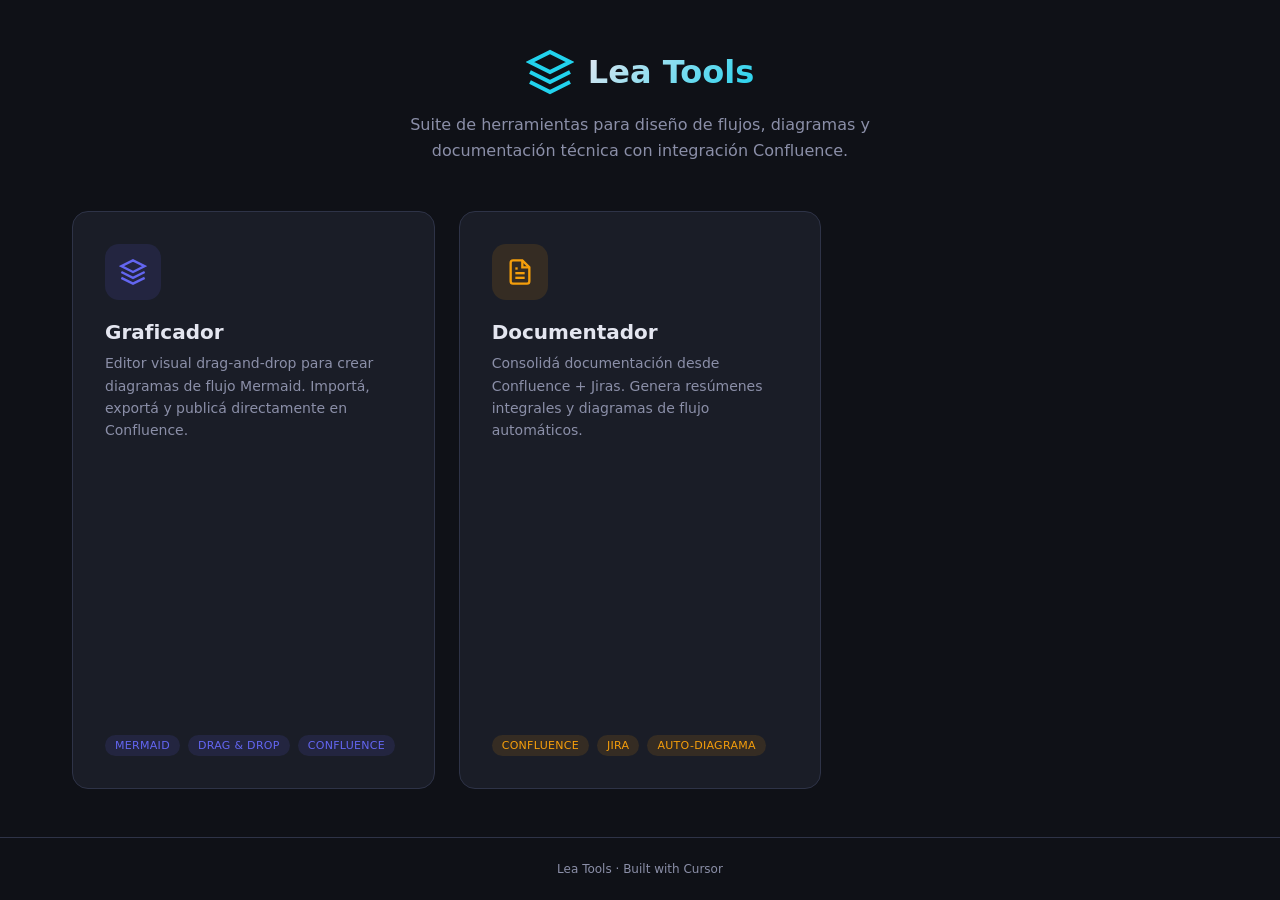
<file: index.html>
<!DOCTYPE html>
<html lang="es">
<head>
    <meta charset="UTF-8">
    <meta name="viewport" content="width=device-width, initial-scale=1.0">
    <title>Lea Tools</title>
    <style>
        :root {
            --color-bg: #0f1117;
            --color-surface: #1a1d27;
            --color-surface-hover: #242836;
            --color-border: #2e3347;
            --color-text: #e4e6f0;
            --color-text-secondary: #8b8fa8;
            --color-primary: #6366f1;
            --color-primary-hover: #818cf8;
            --color-accent: #22d3ee;
        }

        * { margin: 0; padding: 0; box-sizing: border-box; }

        body {
            font-family: 'Inter', 'Segoe UI', system-ui, -apple-system, sans-serif;
            background: var(--color-bg);
            color: var(--color-text);
            min-height: 100vh;
            display: flex;
            flex-direction: column;
        }

        .landing-header {
            padding: 48px 32px 0;
            text-align: center;
        }

        .landing-logo {
            display: inline-flex;
            align-items: center;
            gap: 14px;
            margin-bottom: 16px;
        }

        .landing-logo svg {
            width: 48px;
            height: 48px;
            color: var(--color-accent);
        }

        .landing-logo h1 {
            font-size: 32px;
            font-weight: 700;
            background: linear-gradient(135deg, var(--color-text) 0%, var(--color-accent) 100%);
            -webkit-background-clip: text;
            -webkit-text-fill-color: transparent;
            background-clip: text;
        }

        .landing-subtitle {
            color: var(--color-text-secondary);
            font-size: 16px;
            max-width: 520px;
            margin: 0 auto;
            line-height: 1.6;
        }

        .tools-grid {
            display: grid;
            grid-template-columns: repeat(auto-fill, minmax(320px, 1fr));
            gap: 24px;
            padding: 48px 32px;
            max-width: 1200px;
            margin: 0 auto;
            width: 100%;
            flex: 1;
        }

        .tool-card {
            background: var(--color-surface);
            border: 1px solid var(--color-border);
            border-radius: 16px;
            padding: 32px;
            text-decoration: none;
            color: inherit;
            transition: all 0.3s cubic-bezier(0.4, 0, 0.2, 1);
            position: relative;
            overflow: hidden;
            display: flex;
            flex-direction: column;
            cursor: pointer;
        }

        .tool-card::before {
            content: '';
            position: absolute;
            top: 0;
            left: 0;
            right: 0;
            height: 3px;
            background: linear-gradient(90deg, var(--card-accent, var(--color-primary)), var(--card-accent-end, var(--color-accent)));
            opacity: 0;
            transition: opacity 0.3s;
        }

        .tool-card:hover {
            border-color: var(--card-accent, var(--color-primary));
            transform: translateY(-4px);
            box-shadow: 0 12px 40px rgba(0, 0, 0, 0.3), 0 0 0 1px var(--card-accent, var(--color-primary));
        }

        .tool-card:hover::before {
            opacity: 1;
        }

        .tool-card-icon {
            width: 56px;
            height: 56px;
            border-radius: 14px;
            display: flex;
            align-items: center;
            justify-content: center;
            margin-bottom: 20px;
            background: var(--card-icon-bg, rgba(99, 102, 241, 0.12));
        }

        .tool-card-icon svg {
            width: 28px;
            height: 28px;
            color: var(--card-accent, var(--color-primary));
        }

        .tool-card h2 {
            font-size: 20px;
            font-weight: 600;
            margin-bottom: 8px;
        }

        .tool-card p {
            color: var(--color-text-secondary);
            font-size: 14px;
            line-height: 1.6;
            flex: 1;
        }

        .tool-card-tags {
            display: flex;
            gap: 8px;
            flex-wrap: wrap;
            margin-top: 20px;
        }

        .tool-tag {
            font-size: 11px;
            font-weight: 500;
            padding: 4px 10px;
            border-radius: 100px;
            background: var(--card-icon-bg, rgba(99, 102, 241, 0.12));
            color: var(--card-accent, var(--color-primary));
            letter-spacing: 0.3px;
            text-transform: uppercase;
        }

        .tool-card-arrow {
            position: absolute;
            top: 32px;
            right: 32px;
            width: 32px;
            height: 32px;
            border-radius: 8px;
            background: var(--color-bg);
            display: flex;
            align-items: center;
            justify-content: center;
            opacity: 0;
            transform: translateX(-8px);
            transition: all 0.3s;
        }

        .tool-card-arrow svg {
            width: 16px;
            height: 16px;
            color: var(--color-text-secondary);
        }

        .tool-card:hover .tool-card-arrow {
            opacity: 1;
            transform: translateX(0);
        }

        /* Card: Graficador */
        .tool-card--graficador {
            --card-accent: #6366f1;
            --card-accent-end: #22d3ee;
            --card-icon-bg: rgba(99, 102, 241, 0.12);
        }

        /* Card: Documentador */
        .tool-card--documentador {
            --card-accent: #f59e0b;
            --card-accent-end: #ef4444;
            --card-icon-bg: rgba(245, 158, 11, 0.12);
        }

        .landing-footer {
            text-align: center;
            padding: 24px 32px;
            color: var(--color-text-secondary);
            font-size: 12px;
            border-top: 1px solid var(--color-border);
        }

        @media (max-width: 640px) {
            .landing-header { padding: 32px 20px 0; }
            .tools-grid { padding: 32px 20px; }
            .landing-logo h1 { font-size: 24px; }
            .tool-card { padding: 24px; }
        }
    </style>
</head>
<body>
    <header class="landing-header">
        <div class="landing-logo">
            <svg viewBox="0 0 24 24" fill="none" stroke="currentColor" stroke-width="2">
                <path d="M12 2L2 7l10 5 10-5-10-5z"/>
                <path d="M2 17l10 5 10-5"/>
                <path d="M2 12l10 5 10-5"/>
            </svg>
            <h1>Lea Tools</h1>
        </div>
        <p class="landing-subtitle">Suite de herramientas para diseño de flujos, diagramas y documentación técnica con integración Confluence.</p>
    </header>

    <div class="tools-grid">

        <!-- Graficador -->
        <a href="/editor.html" class="tool-card tool-card--graficador">
            <div class="tool-card-arrow">
                <svg viewBox="0 0 24 24" fill="none" stroke="currentColor" stroke-width="2"><path d="M5 12h14M12 5l7 7-7 7"/></svg>
            </div>
            <div class="tool-card-icon">
                <svg viewBox="0 0 24 24" fill="none" stroke="currentColor" stroke-width="2">
                    <path d="M12 2L2 7l10 5 10-5-10-5z"/>
                    <path d="M2 17l10 5 10-5"/>
                    <path d="M2 12l10 5 10-5"/>
                </svg>
            </div>
            <h2>Graficador</h2>
            <p>Editor visual drag-and-drop para crear diagramas de flujo Mermaid. Importá, exportá y publicá directamente en Confluence.</p>
            <div class="tool-card-tags">
                <span class="tool-tag">Mermaid</span>
                <span class="tool-tag">Drag & Drop</span>
                <span class="tool-tag">Confluence</span>
            </div>
        </a>

        <!-- Documentador -->
        <a href="/documentador.html" class="tool-card tool-card--documentador">
            <div class="tool-card-arrow">
                <svg viewBox="0 0 24 24" fill="none" stroke="currentColor" stroke-width="2"><path d="M5 12h14M12 5l7 7-7 7"/></svg>
            </div>
            <div class="tool-card-icon">
                <svg viewBox="0 0 24 24" fill="none" stroke="currentColor" stroke-width="2">
                    <path d="M14 2H6a2 2 0 00-2 2v16a2 2 0 002 2h12a2 2 0 002-2V8z"/>
                    <polyline points="14 2 14 8 20 8"/>
                    <line x1="16" y1="13" x2="8" y2="13"/>
                    <line x1="16" y1="17" x2="8" y2="17"/>
                    <polyline points="10 9 9 9 8 9"/>
                </svg>
            </div>
            <h2>Documentador</h2>
            <p>Consolidá documentación desde Confluence + Jiras. Genera resúmenes integrales y diagramas de flujo automáticos.</p>
            <div class="tool-card-tags">
                <span class="tool-tag">Confluence</span>
                <span class="tool-tag">Jira</span>
                <span class="tool-tag">Auto-diagrama</span>
            </div>
        </a>

    </div>

    <footer class="landing-footer">
        Lea Tools · Built with Cursor
    </footer>
</body>
</html>
</file>
